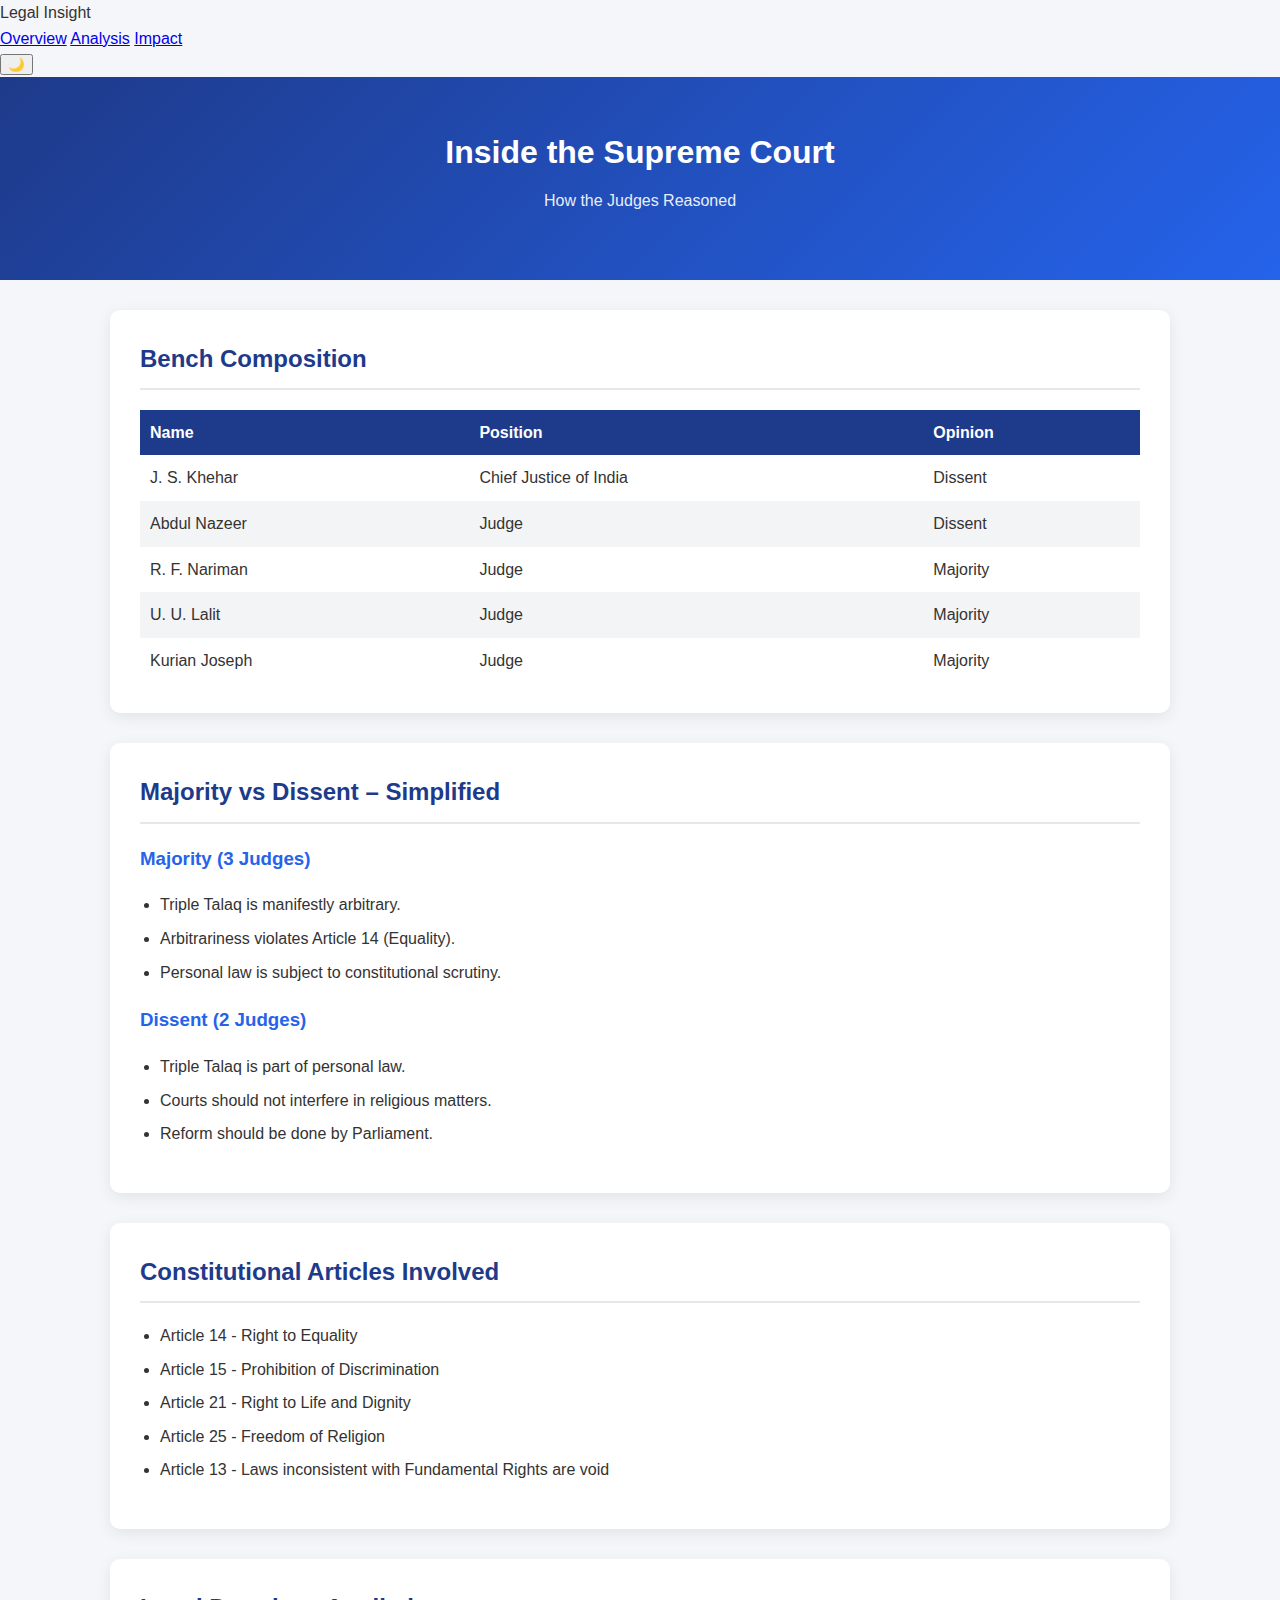
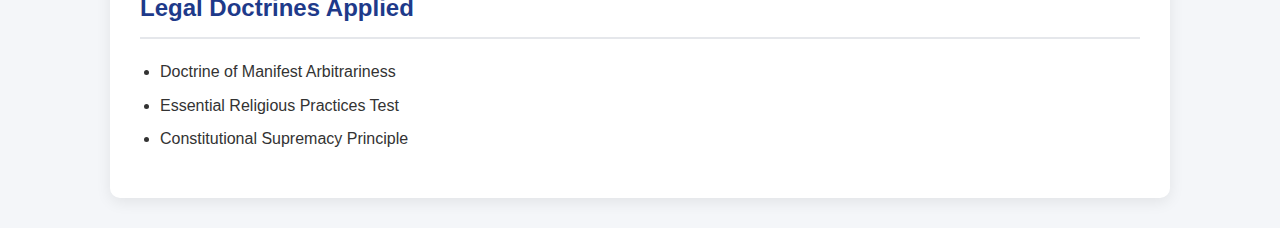
<file: analysis.html>
<!DOCTYPE html>
<html lang="en">
<head>
    <meta charset="UTF-8">
    <title>Case Analysis - Triple Talaq</title>
    <link rel="stylesheet" href="style.css">
</head>
<body>

<!-- Navigation -->
<nav>
    <div class="nav-left">
        <span class="logo">Legal Insight</span>
    </div>

    <div class="nav-links">
        <a href="index.html" class="nav-link">Overview</a>
        <a href="analysis.html" class="nav-link">Analysis</a>
        <a href="impact.html" class="nav-link">Impact</a>
    </div>

    <div class="nav-right">
        <button id="darkToggle">🌙</button>
    </div>
</nav>

<header>
    <h1>Inside the Supreme Court</h1>
    <p>How the Judges Reasoned</p>
</header>

<!-- Bench Composition -->
<section>
    <h2>Bench Composition</h2>
    <table>
        <thead>
            <tr>
                <th>Name</th>
                <th>Position</th>
                <th>Opinion</th>
            </tr>
        </thead>
        <tbody id="bench-table"></tbody>
    </table>
</section>

<!-- Majority vs Dissent -->
<section>
    <h2>Majority vs Dissent – Simplified</h2>

    <h3>Majority (3 Judges)</h3>
    <ul>
        <li>Triple Talaq is manifestly arbitrary.</li>
        <li>Arbitrariness violates Article 14 (Equality).</li>
        <li>Personal law is subject to constitutional scrutiny.</li>
    </ul>

    <h3>Dissent (2 Judges)</h3>
    <ul>
        <li>Triple Talaq is part of personal law.</li>
        <li>Courts should not interfere in religious matters.</li>
        <li>Reform should be done by Parliament.</li>
    </ul>
</section>

<!-- Constitutional Articles -->
<section>
    <h2>Constitutional Articles Involved</h2>
    <ul id="articles-list"></ul>
</section>

<!-- Legal Doctrines -->
<section>
    <h2>Legal Doctrines Applied</h2>
    <ul id="doctrine-list"></ul>
</section>

<script>
fetch("data.json")
  .then(response => response.json())
  .then(data => {

    // Bench Table
    const benchTable = document.getElementById("bench-table");
    data.bench.forEach(judge => {
        const row = document.createElement("tr");
        row.innerHTML = `
            <td>${judge.name}</td>
            <td>${judge.position}</td>
            <td>${judge.opinion}</td>
        `;
        benchTable.appendChild(row);
    });

    // Articles
    const articlesList = document.getElementById("articles-list");
    data.constitutional_articles.forEach(article => {
        const li = document.createElement("li");
        li.textContent = article.article + " - " + article.meaning;
        articlesList.appendChild(li);
    });

    // Legal Doctrines
    const doctrineList = document.getElementById("doctrine-list");
    data.legal_doctrines.forEach(doctrine => {
        const li = document.createElement("li");
        li.textContent = doctrine;
        doctrineList.appendChild(li);
    });

  });
</script>

</body>
</html>
</file>
<file: style.css>
/* Global Styling */
body {
    margin: 0;
    font-family: "Segoe UI", Tahoma, Geneva, Verdana, sans-serif;
    background-color: #f4f6f9;
    color: #333;
    line-height: 1.6;
}

/* Header */
header {
    background: linear-gradient(135deg, #1e3a8a, #2563eb);
    color: white;
    text-align: center;
    padding: 50px 20px;
}

header h1 {
    margin: 0;
    font-size: 32px;
}

header p {
    margin-top: 10px;
    font-size: 16px;
    opacity: 0.9;
}

/* Section Styling */
section {
    background: white;
    margin: 30px auto;
    padding: 30px;
    max-width: 1000px;
    border-radius: 10px;
    box-shadow: 0 4px 15px rgba(0, 0, 0, 0.08);
}

section h2 {
    margin-top: 0;
    color: #1e3a8a;
    border-bottom: 2px solid #e5e7eb;
    padding-bottom: 10px;
}

/* Timeline */
#timeline-list {
    list-style: none;
    padding-left: 0;
}

#timeline-list li {
    background: #eef2ff;
    margin: 10px 0;
    padding: 12px;
    border-left: 5px solid #2563eb;
    border-radius: 5px;
}

/* Table Styling */
table {
    border-collapse: collapse;
    margin-top: 15px;
}

th, td {
    padding: 12px;
    text-align: left;
}

th {
    background-color: #2563eb;
    color: white;
}

tr:nth-child(even) {
    background-color: #f3f4f6;
}

/* Lists */
ul {
    padding-left: 20px;
}

ul li {
    margin: 8px 0;
}

/* Chart Section */
#judgeChart {
    max-width: 400px;
    margin: 20px auto;
    display: block;
}

/* Responsive */
@media (max-width: 768px) {
    section {
        margin: 15px;
        padding: 20px;
    }

    header h1 {
        font-size: 24px;
    }
}
section p {
    margin-bottom: 12px;
}

section strong {
    color: #1e3a8a;
}
h3 {
    color: #2563eb;
    margin-top: 20px;
}

table {
    width: 100%;
    margin-top: 15px;
}

th {
    background-color: #1e3a8a;
    color: white;
}

td, th {
    padding: 10px;
}

canvas {
    max-width: 700px;
    margin: 30px auto;
    display: block;
}
</file>
